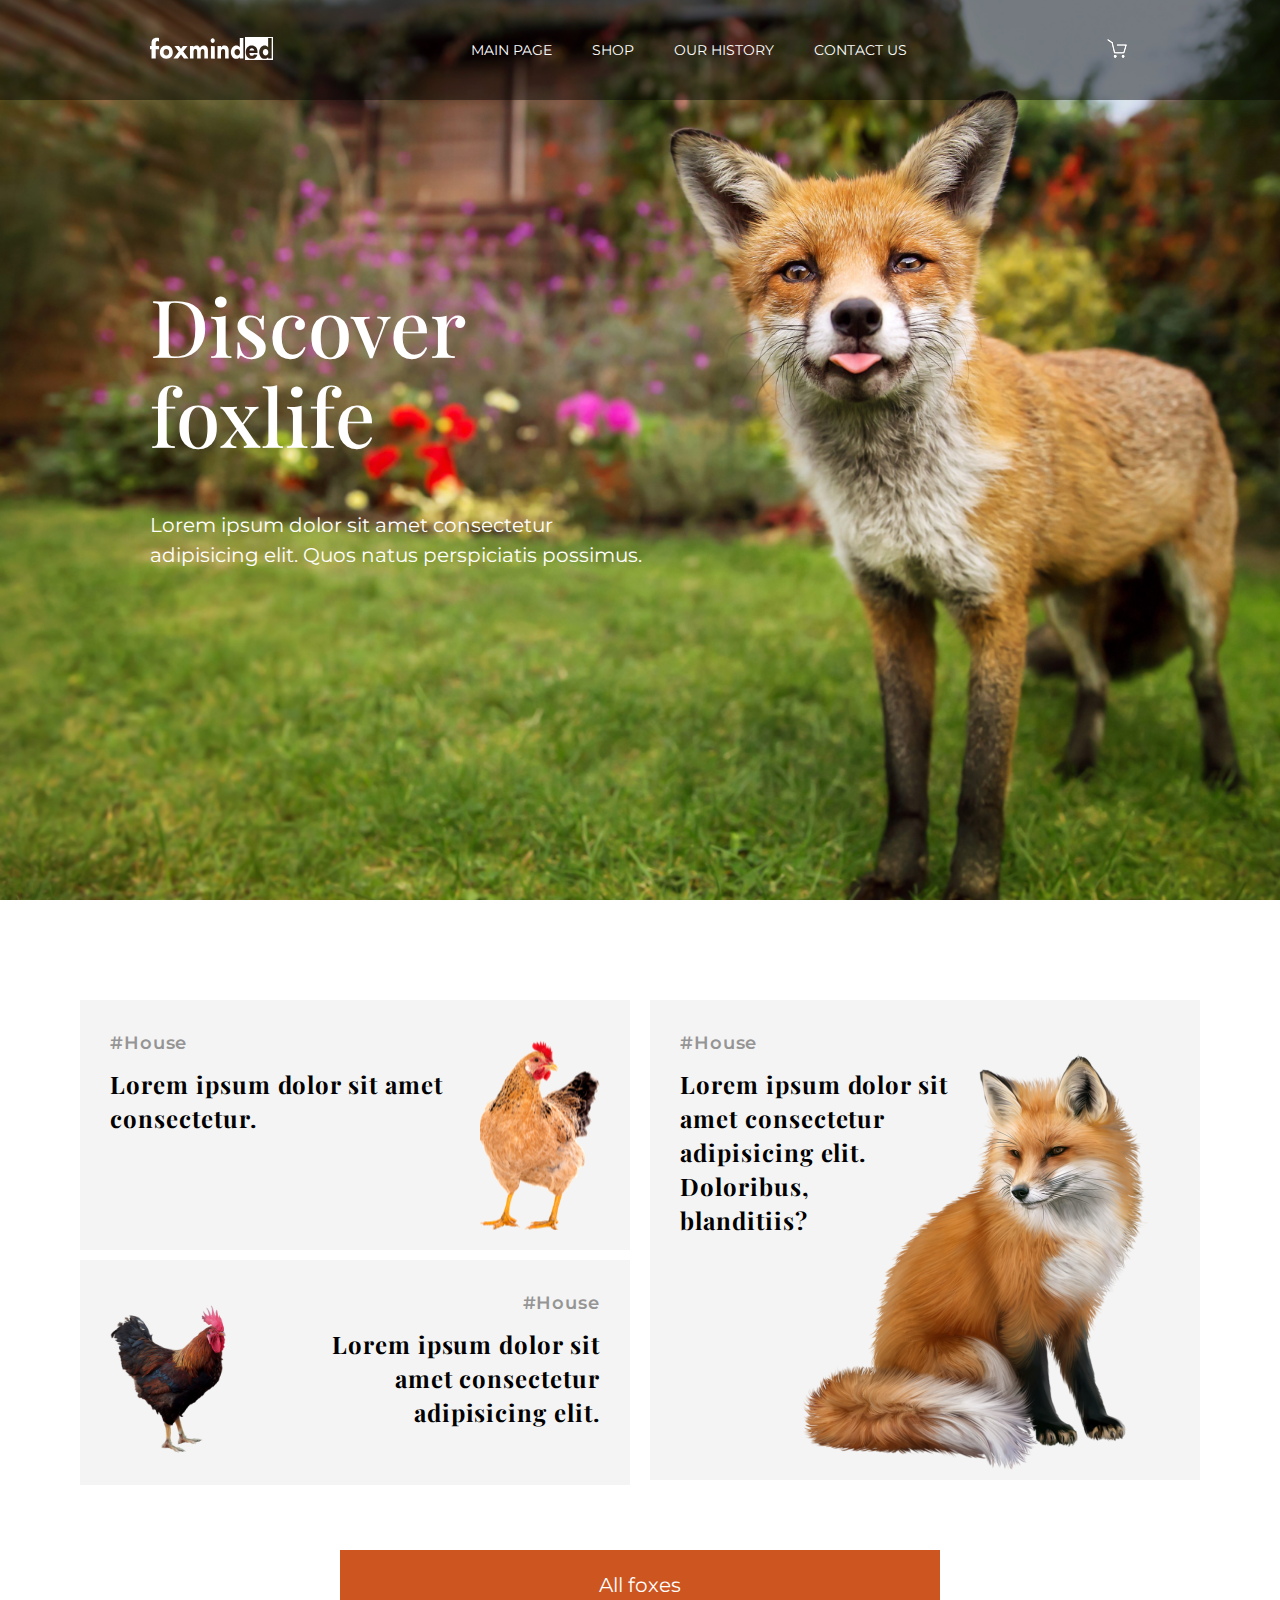
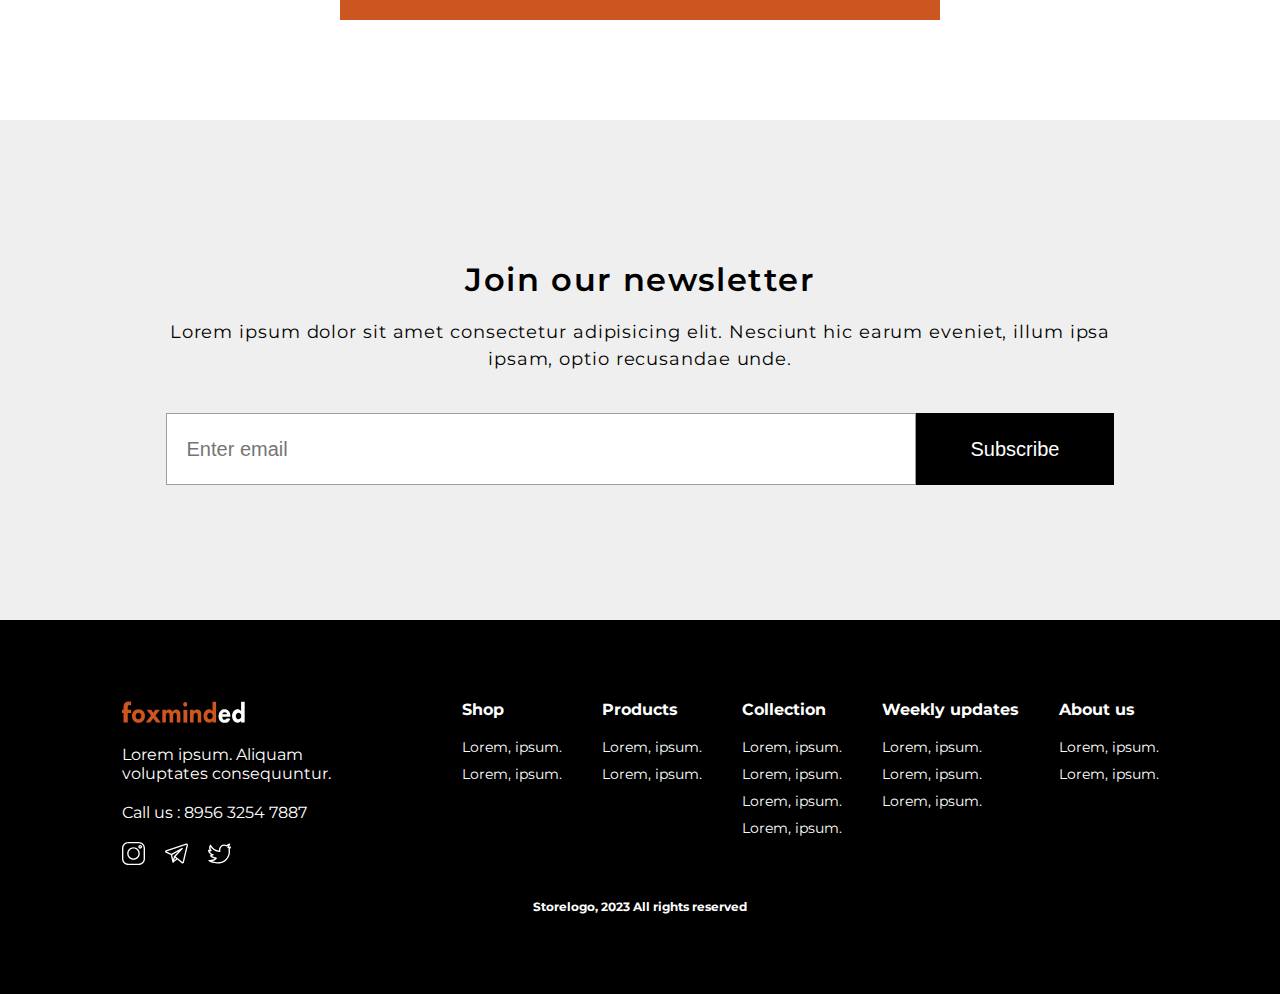
<file: index.html>
<!DOCTYPE html>
<html lang="en">
  <head>
    <link rel="preconnect" href="https://fonts.googleapis.com" />
    <link rel="preconnect" href="https://fonts.gstatic.com" crossorigin />
    <link
      href="https://fonts.googleapis.com/css2?family=Montserrat:ital,wght@0,100..900;1,100..900&family=Playfair+Display:ital,wght@0,400..900;1,400..900&display=swap"
      rel="stylesheet"
    />
    <link rel="stylesheet" href="styles.css" />
    <meta charset="UTF-8" />
    <meta name="viewport" content="width=device-width, initial-scale=1.0" />
    <title>Discover Foxlife</title>
  </head>
  <body>
    <div class="mobile-nav-hidden hidden">
      <a href=""
        ><img src="images-fox\header footer\logo text.svg" alt="Company Logo"
      /></a>

      <div class="mobile-navigation-links">
        <li><a href="index.html">main Page</a></li>
        <li><a href="pages/shop.html">shop</a></li>
        <li><a href="pages\history.html">our history</a></li>
        <li><a href="#">contact us</a></li>
      </div>

      <button class="close-mobile-nav" id="close-mobile-nav"></button>
    </div>
    <div id="toblur">
      <div class="header">
        <div class="navigation">
          <button id="mobile-nav-open" class="mobile-nav"></button>
          <div class="logo">
            <a href=""
              ><img
                src="images-fox\header footer\logo text.svg"
                alt="Company Logo"
            /></a>
          </div>
          <div class="links">
            <ul>
              <li><a href="#">main Page</a></li>
              <li><a href="pages/shop.html">shop</a></li>
              <li><a href="pages\history.html">our history</a></li>
              <li><a href="#">contact us</a></li>
            </ul>
          </div>
          <div class="cart">
            <a id="open-cart"
              ><img
                src="images-fox\header footer\shopping cart.svg"
                alt="shopping cartt"
            /></a>
          </div>
        </div>
        <div class="slogan">
          <h1>
            Discover <br />
            foxlife
          </h1>
          <span
            >Lorem ipsum dolor sit amet consectetur adipisicing elit. Quos natus
            perspiciatis possimus.</span
          >
        </div>
      </div>

      <div class="products">
        <div class="cards">
          <div class="left">
            <div class="small-card card">
              <div class="img-small-card1"></div>
              <div class="info">
                <span>#House</span>
                <p>Lorem ipsum dolor sit amet consectetur.</p>
              </div>
            </div>
            <div class="small-card card">
              <div class="img-small-card2"></div>
              <div class="info info2">
                <span>#House</span>
                <p>Lorem ipsum dolor sit amet consectetur adipisicing elit.</p>
              </div>
            </div>
          </div>

          <div class="right">
            <div class="big-card card">
              <div class="img-big-card"></div>
              <div class="info">
                <span>#House</span>
                <p>
                  Lorem ipsum dolor sit amet consectetur adipisicing elit.
                  Doloribus, blanditiis?
                </p>
              </div>
            </div>
          </div>
        </div>

        <a href="pages/shop.html" class="button">
          <button>All foxes</button>
        </a>
      </div>

      <div class="subscription">
        <h2>Join our newsletter</h2>
        <p>
          Lorem ipsum dolor sit amet consectetur adipisicing elit. Nesciunt hic
          earum eveniet, illum ipsa ipsam, optio recusandae unde.
        </p>
        <div class="email">
          <input type="text" name="" id="" placeholder="Enter email" />
          <button>Subscribe</button>
        </div>
      </div>

      <div class="footer">
        <div class="columns">
          <div class="company-info">
            <img
              class="footer-logo"
              src="images-fox\header footer\logo text footer.svg"
              alt=""
            />
            <p>Lorem ipsum. Aliquam voluptates consequuntur.</p>
            <span>Call us : 8956 3254 7887</span>
            <div class="social-media">
              <a href=""
                ><img src="images-fox\social media\instagram.svg" alt=""
              /></a>
              <a href=""
                ><img src="images-fox\social media\telegram.svg" alt=""
              /></a>
              <a href=""
                ><img src="images-fox\social media\twitter.svg" alt=""
              /></a>
            </div>
          </div>
          <div class="resources">
            <div class="res-group">
              <h4>Shop</h4>
              <a href="">Lorem, ipsum.</a>
              <a href="">Lorem, ipsum.</a>
            </div>
            <div class="res-group">
              <h4>Products</h4>
              <a href="">Lorem, ipsum.</a>
              <a href="">Lorem, ipsum.</a>
            </div>
            <div class="res-group">
              <h4>Collection</h4>
              <a href="">Lorem, ipsum.</a>
              <a href="">Lorem, ipsum.</a>
              <a href="">Lorem, ipsum.</a>
              <a href="">Lorem, ipsum.</a>
            </div>
            <div class="res-group">
              <h4>Weekly updates</h4>
              <a href="">Lorem, ipsum.</a>
              <a href="">Lorem, ipsum.</a>
              <a href="">Lorem, ipsum.</a>
            </div>

            <div class="res-group">
              <h4>About us</h4>
              <a href="">Lorem, ipsum.</a>
              <a href="">Lorem, ipsum.</a>
            </div>
          </div>
        </div>
        <span class="copyright">Storelogo, 2023 All rights reserved</span>
      </div>
    </div>
  </body>
  <script src="script.js" type="module"></script>
</html>
</file>
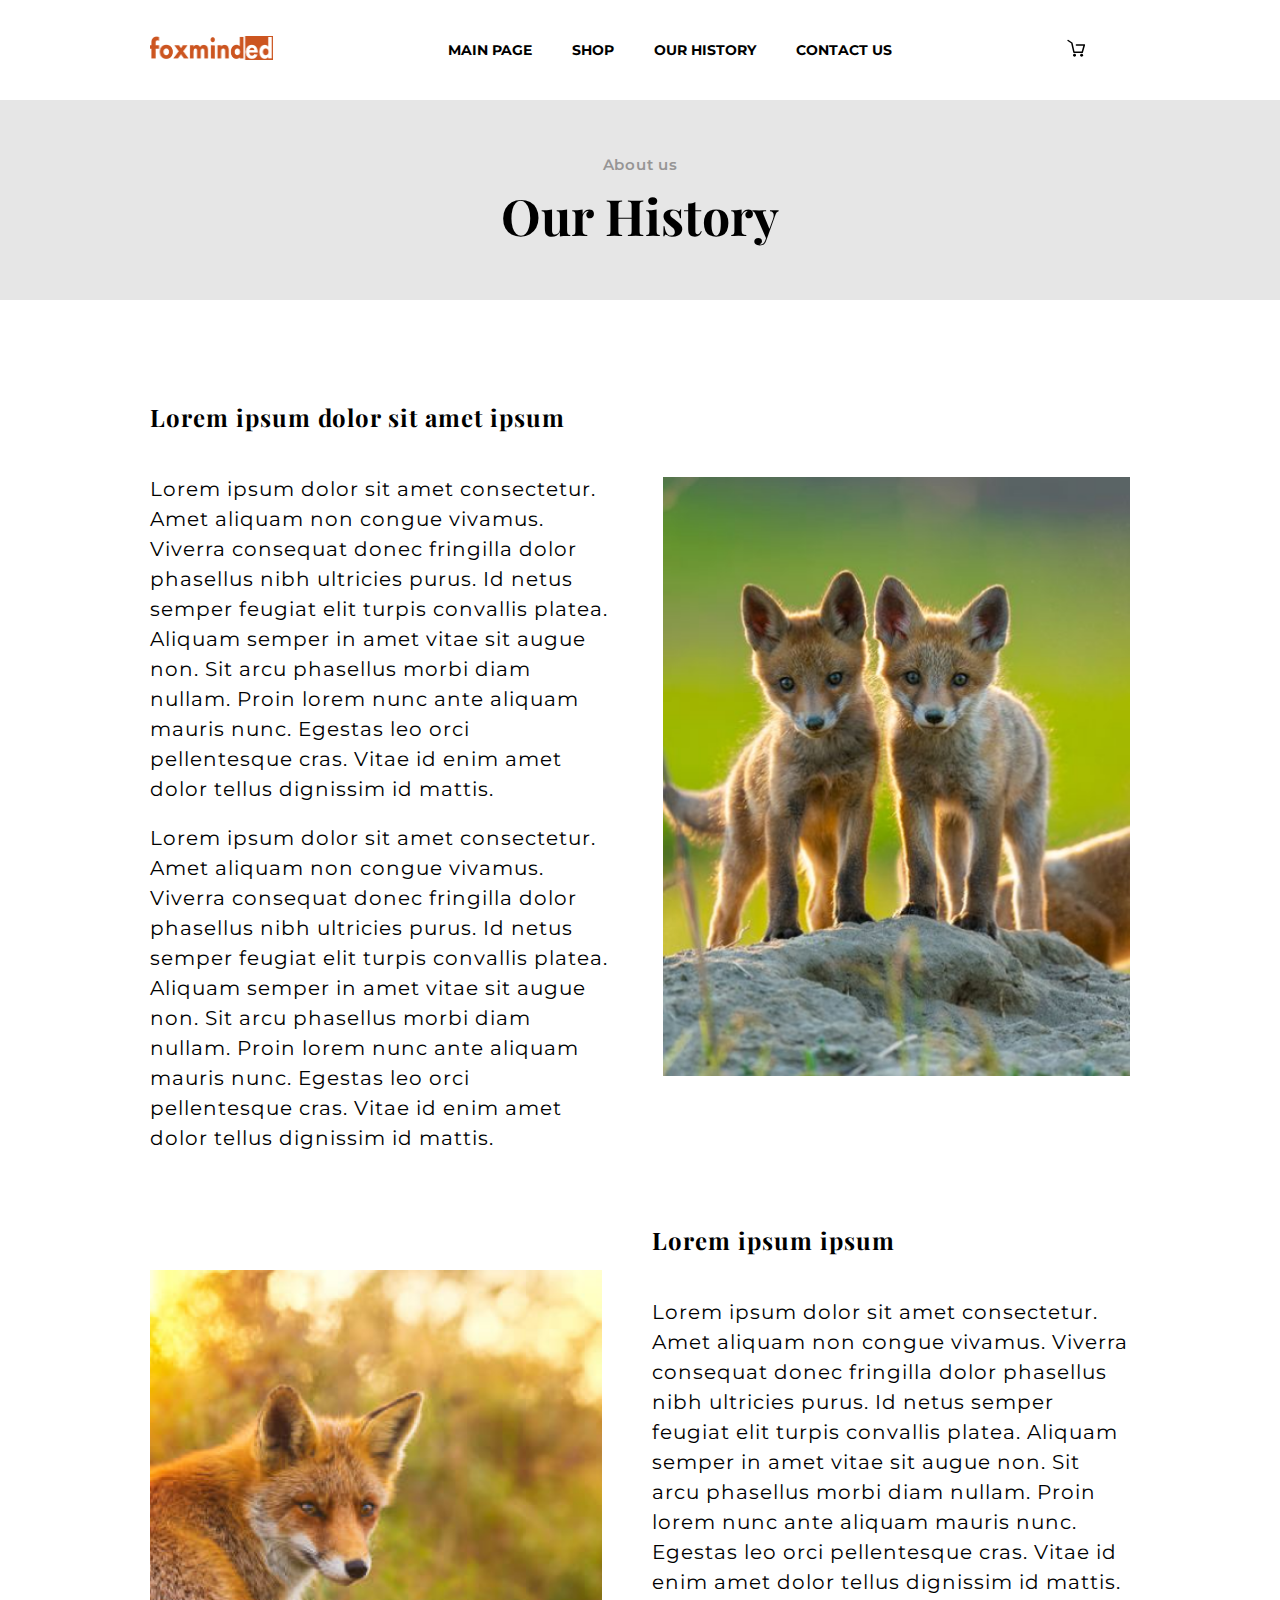
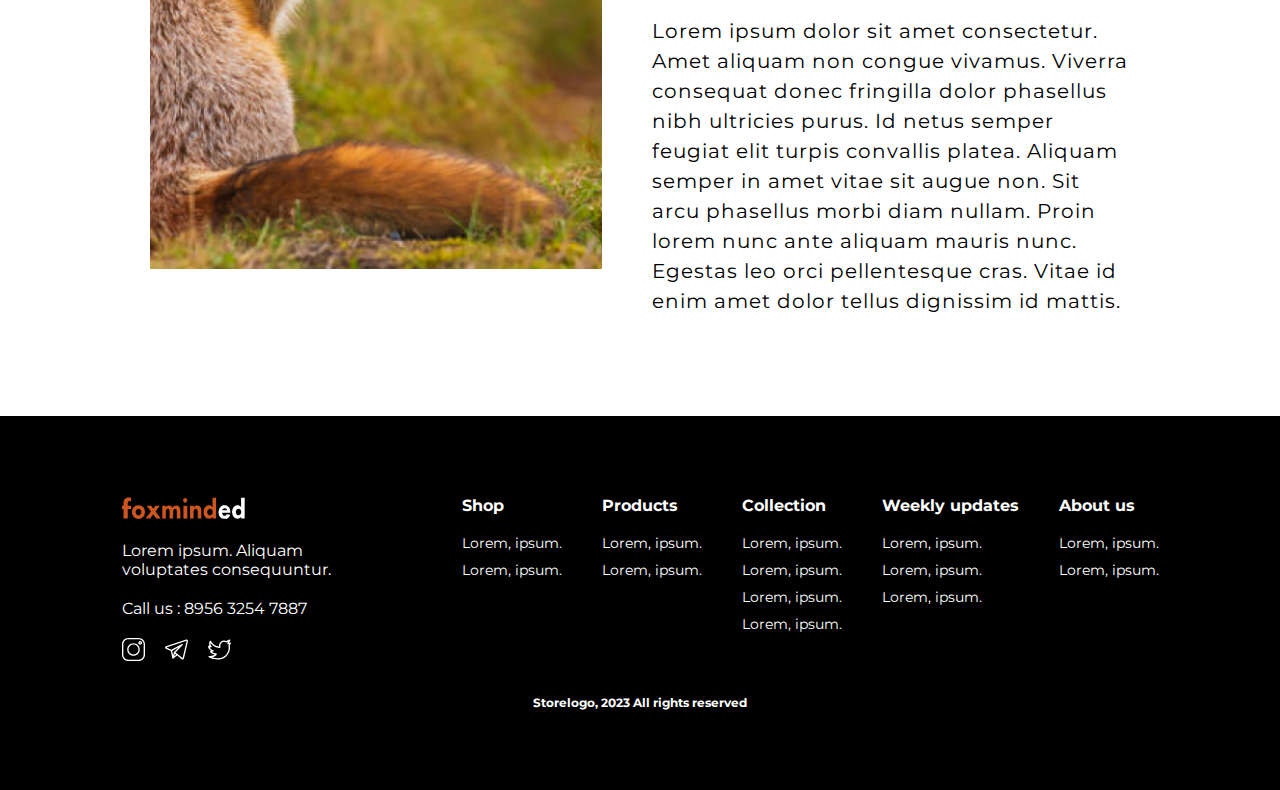
<file: pages/history.html>
<!DOCTYPE html>
<html lang="en">
  <head>
    <link rel="preconnect" href="https://fonts.googleapis.com" />
    <link rel="preconnect" href="https://fonts.gstatic.com" crossorigin />
    <link
      href="https://fonts.googleapis.com/css2?family=Montserrat:ital,wght@0,100..900;1,100..900&family=Playfair+Display:ital,wght@0,400..900;1,400..900&display=swap"
      rel="stylesheet"
    />
    <link rel="stylesheet" href="..\styles\history.css" />
    <meta charset="UTF-8" />
    <meta name="viewport" content="width=device-width, initial-scale=1.0" />
    <title>Fox-tory</title>
  </head>
  <body>
    <div class="mobile-nav-hidden hidden">
      <a href=""
        ><img
          src="..\images-fox\header footer\logo text.svg"
          alt="Company Logo"
      /></a>

      <div class="mobile-navigation-links">
        <li><a href="../index.html">main Page</a></li>
        <li><a href="shop.html">shop</a></li>
        <li><a href="history.html">our history</a></li>
        <li><a href="history.html">contact us</a></li>
      </div>

      <button class="close-mobile-nav" id="close-mobile-nav"></button>
    </div>
    <div id="toblur">
      <div class="navigation">
        <button id="mobile-nav-open" class="mobile-nav"></button>
        <div class="logo">
          <a href="../index.html"
            ><img
              src="..\images-fox\header footer\logo text orange.svg"
              alt="Company Logo"
          /></a>
        </div>
        <div class="links">
          <ul>
            <li><a href="../index.html">main page</a></li>
            <li><a href="shop.html">shop</a></li>
            <li><a href="#">our history</a></li>
            <li><a href="../index.html">contact us</a></li>
          </ul>
        </div>
        <div class="cart">
          <a id="open-cart"
            ><img
              src="../images-fox\header footer\shopping cart black.svg"
              alt="shopping cart"
          /></a>
        </div>
      </div>

      <div class="title">
        <span>About us</span>
        <h1>Our History</h1>
      </div>

      <div class="story">
        <div class="story-section">
          <div class="info">
            <h2>Lorem ipsum dolor sit amet ipsum</h2>
            <p>
              Lorem ipsum dolor sit amet consectetur. Amet aliquam non congue
              vivamus. Viverra consequat donec fringilla dolor phasellus nibh
              ultricies purus. Id netus semper feugiat elit turpis convallis
              platea. Aliquam semper in amet vitae sit augue non. Sit arcu
              phasellus morbi diam nullam. Proin lorem nunc ante aliquam mauris
              nunc. Egestas leo orci pellentesque cras. Vitae id enim amet dolor
              tellus dignissim id mattis.
            </p>
            <br />
            <p>
              Lorem ipsum dolor sit amet consectetur. Amet aliquam non congue
              vivamus. Viverra consequat donec fringilla dolor phasellus nibh
              ultricies purus. Id netus semper feugiat elit turpis convallis
              platea. Aliquam semper in amet vitae sit augue non. Sit arcu
              phasellus morbi diam nullam. Proin lorem nunc ante aliquam mauris
              nunc. Egestas leo orci pellentesque cras. Vitae id enim amet dolor
              tellus dignissim id mattis.
            </p>
          </div>
          <img
            src="..\images-fox\our story\story part 1.png"
            alt="story image"
          />
        </div>
        <div class="story-section">
          <div class="info story-info-2">
            <h2>Lorem ipsum ipsum</h2>
            <p>
              Lorem ipsum dolor sit amet consectetur. Amet aliquam non congue
              vivamus. Viverra consequat donec fringilla dolor phasellus nibh
              ultricies purus. Id netus semper feugiat elit turpis convallis
              platea. Aliquam semper in amet vitae sit augue non. Sit arcu
              phasellus morbi diam nullam. Proin lorem nunc ante aliquam mauris
              nunc. Egestas leo orci pellentesque cras. Vitae id enim amet dolor
              tellus dignissim id mattis.
            </p>
            <br />
            <p>
              Lorem ipsum dolor sit amet consectetur. Amet aliquam non congue
              vivamus. Viverra consequat donec fringilla dolor phasellus nibh
              ultricies purus. Id netus semper feugiat elit turpis convallis
              platea. Aliquam semper in amet vitae sit augue non. Sit arcu
              phasellus morbi diam nullam. Proin lorem nunc ante aliquam mauris
              nunc. Egestas leo orci pellentesque cras. Vitae id enim amet dolor
              tellus dignissim id mattis.
            </p>
          </div>
          <img
            src="..\images-fox\our story\story part 2.png"
            alt="story image"
          />
        </div>
      </div>

      <div class="footer">
        <div class="columns">
          <div class="company-info">
            <img
              class="footer-logo"
              src="..\images-fox\header footer\logo text footer.svg"
              alt=""
            />
            <p>Lorem ipsum. Aliquam voluptates consequuntur.</p>
            <span>Call us : 8956 3254 7887</span>
            <div class="social-media">
              <a href=""
                ><img src="..\images-fox\social media\instagram.svg" alt=""
              /></a>
              <a href=""
                ><img src="..\images-fox\social media\telegram.svg" alt=""
              /></a>
              <a href=""
                ><img src="..\images-fox\social media\twitter.svg" alt=""
              /></a>
            </div>
          </div>
          <div class="resources">
            <div class="res-group">
              <h4>Shop</h4>
              <a href="">Lorem, ipsum.</a>
              <a href="">Lorem, ipsum.</a>
            </div>
            <div class="res-group">
              <h4>Products</h4>
              <a href="">Lorem, ipsum.</a>
              <a href="">Lorem, ipsum.</a>
            </div>
            <div class="res-group">
              <h4>Collection</h4>
              <a href="">Lorem, ipsum.</a>
              <a href="">Lorem, ipsum.</a>
              <a href="">Lorem, ipsum.</a>
              <a href="">Lorem, ipsum.</a>
            </div>
            <div class="res-group">
              <h4>Weekly updates</h4>
              <a href="">Lorem, ipsum.</a>
              <a href="">Lorem, ipsum.</a>
              <a href="">Lorem, ipsum.</a>
            </div>

            <div class="res-group">
              <h4>About us</h4>
              <a href="">Lorem, ipsum.</a>
              <a href="">Lorem, ipsum.</a>
            </div>
          </div>
        </div>
        <span class="copyright">Storelogo, 2023 All rights reserved</span>
      </div>
    </div>
  </body>
  <script src="../modules/history.js" type="module"></script>
</html>
</file>
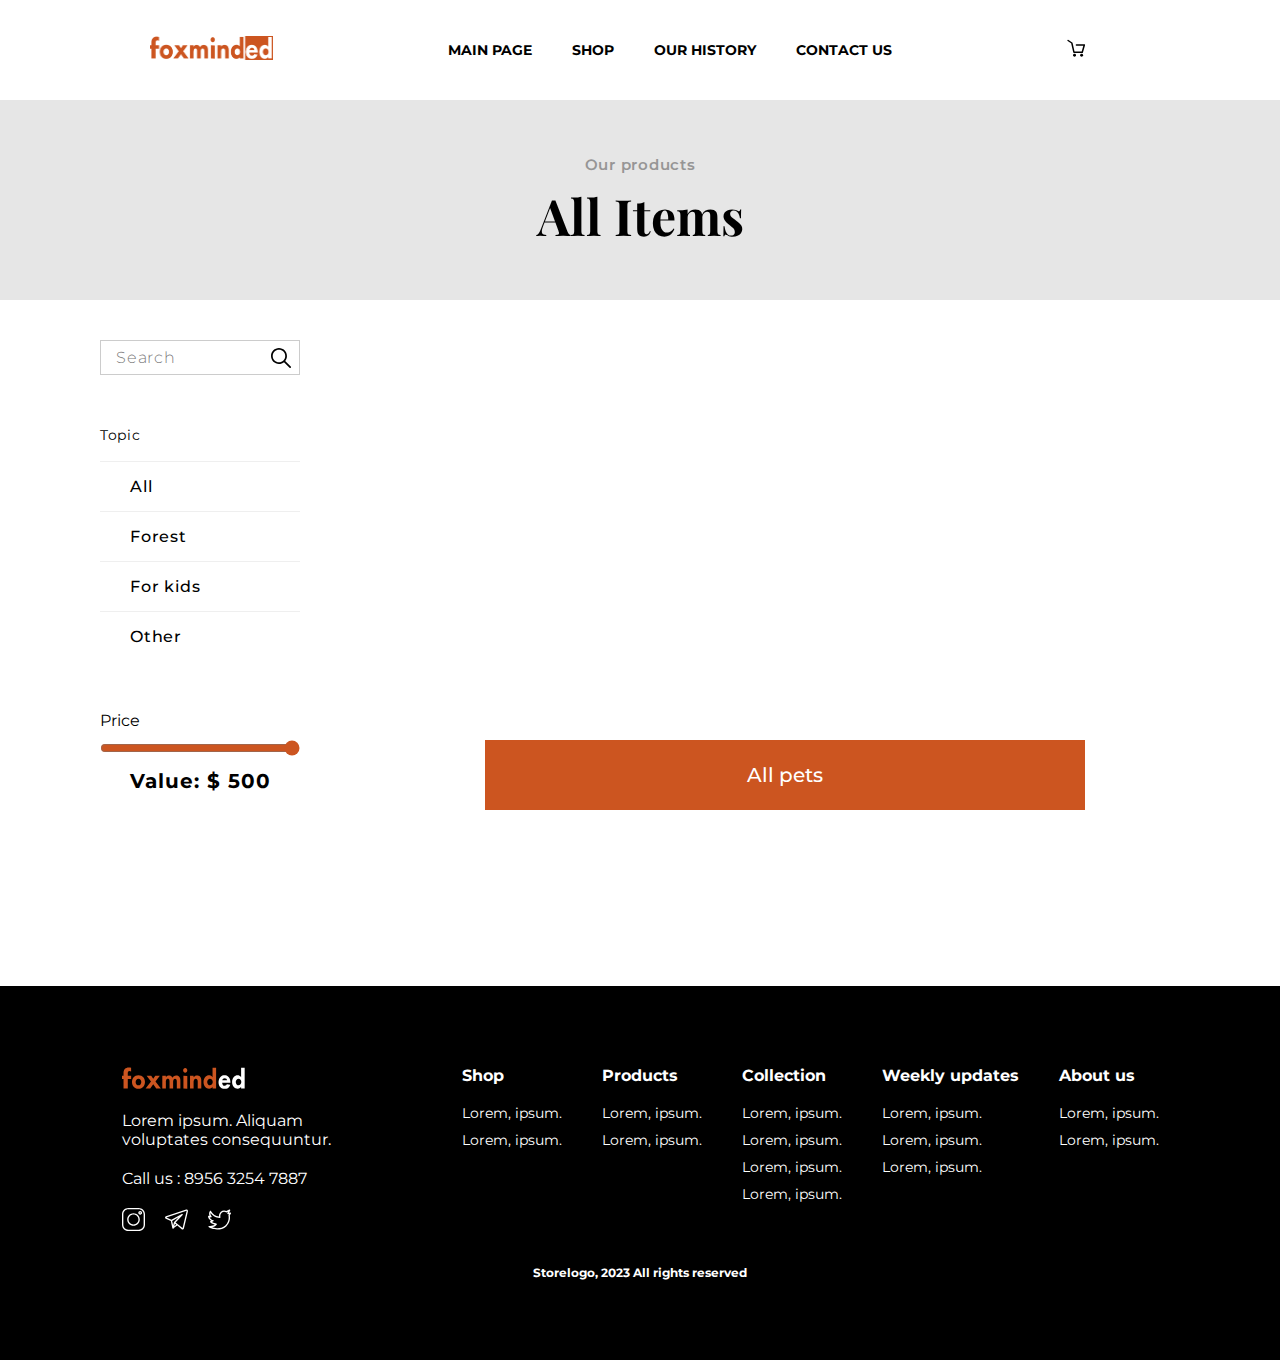
<file: pages/shop.html>
<!DOCTYPE html>
<html lang="en">
  <head>
    <link rel="preconnect" href="https://fonts.googleapis.com" />
    <link rel="preconnect" href="https://fonts.gstatic.com" crossorigin />
    <link
      href="https://fonts.googleapis.com/css2?family=Montserrat:ital,wght@0,100..900;1,100..900&family=Playfair+Display:ital,wght@0,400..900;1,400..900&display=swap"
      rel="stylesheet"
    />
    <link rel="stylesheet" href="../styles/shop.css" />
    <meta charset="UTF-8" />
    <meta name="viewport" content="width=device-width, initial-scale=1.0" />
    <title>Fox Store</title>
  </head>
  <body>
    <div class="mobile-nav-hidden hidden">
      <a href=""
        ><img
          src="../images-fox\header footer\logo text.svg"
          alt="Company Logo"
      /></a>

      <div class="mobile-navigation-links">
        <li><a href="../index.html">main Page</a></li>
        <li><a href="shop.html">shop</a></li>
        <li><a href="history.html">our history</a></li>
        <li><a href="#">contact us</a></li>
      </div>

      <button class="close-mobile-nav" id="close-mobile-nav"></button>
    </div>
    <div id="toblur">
      <div class="navigation">
        <button id="mobile-nav-open" class="mobile-nav"></button>
        <div class="logo">
          <a href="../index.html"
            ><img
              src="..\images-fox\header footer\logo text orange.svg"
              alt="Company Logo"
          /></a>
        </div>
        <div class="links">
          <ul>
            <li><a href="../index.html">main page</a></li>
            <li><a href="#">shop</a></li>
            <li><a href="history.html">our history</a></li>
            <li><a href="../index.html">contact us</a></li>
          </ul>
        </div>
        <div class="cart">
          <a id="open-cart"
            ><img
              src="..\images-fox\header footer\shopping cart black.svg"
              alt="shopping cartt"
          /></a>
        </div>
      </div>

      <div class="title">
        <span>Our products</span>
        <h1>All Items</h1>
      </div>

      <div class="gallery">
        <div class="filter" id="filters">
          <div class="search">
            <input type="text" id="searchField" placeholder="Search" />
            <button></button>
          </div>

          <div class="topic">
            <span>Topic</span>
            <div class="topic-options" id="topicList">
              <div>
                <input checked type="radio" name="topic-select" id="all" />
                <label for="all">All</label>
              </div>
              <div>
                <input type="radio" name="topic-select" id="forest" /><label
                  for="forest"
                  >Forest</label
                >
              </div>
              <div>
                <input type="radio" name="topic-select" id="for kids" /><label
                  for="for kids"
                  >For kids</label
                >
              </div>
              <div>
                <input type="radio" name="topic-select" id="other" /><label
                  for="other"
                  >Other</label
                >
              </div>
            </div>
          </div>

          <div class="price">
            <span>Price</span>

            <input
              id="priceSlider"
              class="slider"
              type="range"
              min="0"
              max="500"
              value="500"
              oninput="priceValue.innerText = this.value"
            />
            <span class="price-outcome"
              >Value: $ <span id="priceValue">500</span></span
            >
          </div>

          <div class="active-filters" id="activefilters">
            <span class="filter-display" id="activeFiltersSearch"></span>
            <span class="filter-display" id="activeFiltersTopic"></span>
            <span class="filter-display" id="activeFiltersPrice"></span>
          </div>
        </div>

        <div class="items">
          <div class="items-holder" id="items-holder"></div>
          <button class="show-more" id="showAllFoxes">All pets</button>
        </div>
      </div>

      <div class="footer">
        <div class="columns">
          <div class="company-info">
            <img
              class="footer-logo"
              src="..\images-fox\header footer\logo text footer.svg"
              alt=""
            />
            <p>Lorem ipsum. Aliquam voluptates consequuntur.</p>
            <span>Call us : 8956 3254 7887</span>
            <div class="social-media">
              <a href=""
                ><img src="..\images-fox\social media\instagram.svg" alt=""
              /></a>
              <a href=""
                ><img src="..\images-fox\social media\telegram.svg" alt=""
              /></a>
              <a href=""
                ><img src="..\images-fox\social media\twitter.svg" alt=""
              /></a>
            </div>
          </div>
          <div class="resources">
            <div class="res-group">
              <h4>Shop</h4>
              <a href="">Lorem, ipsum.</a>
              <a href="">Lorem, ipsum.</a>
            </div>
            <div class="res-group">
              <h4>Products</h4>
              <a href="">Lorem, ipsum.</a>
              <a href="">Lorem, ipsum.</a>
            </div>
            <div class="res-group">
              <h4>Collection</h4>
              <a href="">Lorem, ipsum.</a>
              <a href="">Lorem, ipsum.</a>
              <a href="">Lorem, ipsum.</a>
              <a href="">Lorem, ipsum.</a>
            </div>
            <div class="res-group">
              <h4>Weekly updates</h4>
              <a href="">Lorem, ipsum.</a>
              <a href="">Lorem, ipsum.</a>
              <a href="">Lorem, ipsum.</a>
            </div>

            <div class="res-group">
              <h4>About us</h4>
              <a href="">Lorem, ipsum.</a>
              <a href="">Lorem, ipsum.</a>
            </div>
          </div>
        </div>
        <span class="copyright">Storelogo, 2023 All rights reserved</span>
      </div>
    </div>
  </body>
  <script src="../modules/shop.js" type="module"></script>
</html>
</file>
<file: styles.css>
@import url("styles/footer.css");
@import url("styles/top-navigation-main.css");
@import url("styles/shopping-cart.css");
@import url("styles/mobile-menu.css");

:root {
  --ff-title: "Playfair Display", serif;
  --ff-text: "Montserrat", sans-serif;
  --standard-padding-inline: 300px;
}
* {
  margin: 0px;
  padding: 0px;
  box-sizing: border-box;
}
body {
  font-family: var(--ff-text);
}
.header {
  background: url("images-fox/home page/main image.png");
  height: 100vh;
  background-size: cover;
  background-attachment: fixed;
}

.slogan {
  color: white;
  height: calc(100vh - 100px);
  padding-inline: var(--standard-padding-inline);
  display: flex;
  flex-direction: column;
  justify-content: center;
}
.slogan h1 {
  font-family: var(--ff-title);
  transform: translateY(-100px);
  font-size: 80px;
  font-weight: 500;
  line-height: 90px;
}
.slogan span {
  transform: translateY(-50px);
  width: 500px;
  font-size: 20px;
  font-weight: 400;
  line-height: 30px;
}

.products {
  padding-inline: var(--standard-padding-inline);
  padding-block: 100px;
  display: flex;
  flex-direction: column;
  align-items: center;
  justify-content: center;
}
.button {
  margin-top: 70px;
  display: flex;
  justify-content: center;
  text-decoration: none;
}
.button button {
  width: 600px;
  height: 70px;
  background: rgba(204, 85, 32, 1);
  border: none;
  color: white;
  font-size: 20px;
  font-family: var(--ff-text);
  cursor: pointer;
}

.cards {
  width: 1170px;
  height: 480px;
  display: flex;
  justify-content: center;
  column-gap: 20px;
}
.left {
  display: flex;
  flex-direction: column;
  row-gap: 10px;
  width: 550px;
}
.right {
  width: 550px;
  height: 480px;
}
.card {
  padding: 30px;
  background: rgba(244, 244, 244, 1);
  width: 100%;
  height: 250px;
}
.big-card {
  height: 480px;
}
.img-big-card {
  background: url("images-fox/home page/card3.png") no-repeat;
  width: 390px;
  height: 460px;
  float: right;
  shape-outside: polygon(45.9% 126px, 52.05% 4.79%, 98.97% 85.65%, 7px 87.17%);
}
.img-small-card1 {
  background: url("images-fox/home page/card1.png") no-repeat right;
  float: right;
  width: 120px;
  height: 200px;

  margin-left: 30px;
}
.img-small-card2 {
  background: url("images-fox/home page/card2.png") no-repeat left;
  background-size: contain;
  float: left;
  width: 160px;
  height: 165px;
  margin-right: 30px;
}
.info span {
  color: rgba(150, 149, 149, 1);
  font-size: 18px;
  font-weight: 600;
  line-height: 27px;
  letter-spacing: 0.05em;
  text-align: center;
}
.info p {
  margin-top: 10px;
  font-family: var(--ff-title);
  font-size: 24px;
  font-weight: 700;
  line-height: 34px;
  letter-spacing: 0.04em;
  text-align: left;
}
.info2 {
  text-align: right;
}
.info2 p {
  text-align: right;
}

.subscription {
  background-color: rgba(239, 239, 239, 1);
  height: 500px;
  display: flex;
  flex-direction: column;
  justify-content: center;
  padding-block: 100px;
  padding-inline: var(--standard-padding-inline);
}
.subscription h2 {
  font-size: 32px;
  font-weight: 600;
  line-height: 48px;
  letter-spacing: 0.05em;
  text-align: center;
}
.subscription p {
  /* width: 700px; */
  font-family: Montserrat;
  font-size: 18px;
  font-weight: 400;
  line-height: 27px;
  letter-spacing: 0.05em;
  text-align: center;
  margin-top: 15px;
}
.email {
  margin-top: 40px;
  display: flex;
  justify-content: center;
}
.email input {
  width: 750px;
  padding: 20px;
  color: rgba(157, 157, 157, 1);
  border: 1px solid rgba(157, 157, 157, 1);
  font-size: 20px;
  font-weight: 500;
  line-height: 30px;
}
.email button {
  padding-block: 20px;
  padding-inline: 55px;
  background-color: black;
  color: white;
  font-size: 20px;
  font-weight: 500;
  line-height: 30px;
  cursor: pointer;
  border: none;
}

@media (max-width: 1280px) {
  :root {
    --standard-padding-inline: 150px;
  }
}
@media (max-width: 1024px) {
  :root {
    --standard-padding-inline: 100px;
  }
  .cards {
    width: 800px;
  }
  .card {
    padding: 15px;
  }
  .img-small-card1 {
    background: url("images-fox/home page/card1.png") no-repeat right;
    background-size: contain;
    height: 170px;
    margin-left: 10px;
  }
  .img-small-card2 {
    background: url("images-fox/home page/card2.png") no-repeat left;
    background-size: contain;
    margin-right: 10px;
  }
  .img-big-card {
    background: url("images-fox/home page/card3.png") no-repeat;
    background-size: contain;
    width: 350px;
    height: 460px;
  }
  .info p {
    font-size: 16px;
    line-height: 25px;
  }

  .footer {
    padding-block: 50px;
  }
  .resources {
    display: flex;
    column-gap: 25px;
  }
  .columns {
    column-gap: 50px;
  }
  .res-group a {
    margin-bottom: 10px;
    font-size: 12px;
    font-weight: 400;
    line-height: 17px;
  }
}
@media (max-width: 775px) {
  :root {
    --standard-padding-inline: 10px;
  }
  .header {
    height: 380px;
    display: flex;
    flex-direction: column;
    justify-content: space-between;
    background-size: contain;
    background: url("images-fox/home page/main image.png") no-repeat center;
    background-size: cover;
  }
  .mobile-nav {
    background: url("images-fox/mobile/open menu.svg") no-repeat center;
    display: block;
    width: 30px;
    height: 30px;
    cursor: pointer;
    border: none;
  }
  .navigation {
    padding-inline: var(--standard-padding-inline);
    padding-block: 10px;
    background: rgba(0, 0, 0, 0.45);
    height: 45px;
    display: flex;
    justify-content: space-between;
    align-items: center;
  }
  .links {
    display: none;
  }
  .slogan {
    color: white;
    height: calc(330px - 100px);
    padding-inline: var(--standard-padding-inline);
    display: flex;
    flex-direction: column;
    justify-content: center;
  }
  .slogan h1 {
    transform: translateY(0px);
    font-size: 60px;
    line-height: 65px;
  }
  .slogan span {
    width: auto;
    transform: unset;
    font-size: 16px;
    font-weight: 400;
    line-height: 24px;
  }

  .cards {
    width: 100%;
    height: 550px;
    display: flex;
    flex-direction: column;
    justify-content: center;
    row-gap: 10px;
  }
  .card {
    height: auto;
    width: auto;
  }
  .left {
    display: flex;
    justify-content: center;
    align-items: center;
    flex-direction: column;
    row-gap: 10px;
    width: 100%;
  }
  .right {
    width: 100%;
    display: flex;
    justify-content: center;
    align-items: center;
  }
  .card {
    width: 350px;
  }
  .big-card {
    height: 300px;
  }
  .img-big-card {
    background: url("images-fox/home page/card3.png") no-repeat;
    background-size: contain;
    float: right;
    width: 230px;
    height: 270px;
    float: right;
    shape-outside: polygon(39.37% 86px, 51.62% 1.53%, 99.4% 52.61%, 1px 51.09%);
  }
  .img-small-card1 {
    background: url("images-fox/home page/card1.png") no-repeat right;
    background-size: contain;
    float: right;
    height: 130px;
    margin-left: 30px;
  }
  .img-small-card2 {
    background: url("images-fox/home page/card2.png") no-repeat left;
    background-size: contain;
    float: right;
    width: 100px;
    margin-left: 30px;
  }
  .button button {
    width: 300px;
  }
  .subscription {
    width: 100vw;
  }
  .email {
    margin-top: 40px;
    display: flex;
    flex-direction: column;
    justify-content: center;
    align-items: center;
    row-gap: 10px;
  }
  .email input {
    width: 90%;
  }
  .email button {
    width: 90%;
  }

  .columns {
    width: 100%;
    display: flex;
    flex-direction: column;
    justify-content: center;
    align-items: center;
    row-gap: 35px;
  }
  .company-info {
    display: flex;
    justify-content: center;
    align-items: center;
    text-align: center;
  }
  .resources {
    display: flex;
    align-items: center;
    justify-content: center;
    text-align: center;
    flex-wrap: wrap;
    width: 100%;
    padding-inline: 20px;
    row-gap: 20px;
  }
  .res-group {
    width: 40%;
  }

  .shopping-cart {
    width: 100vw;
  }
}
</file>
<file: styles/shop.css>
@import url("top-navigation-alter.css");
@import url("../styles/footer.css");
@import url("shopping-cart.css");
@import url("mobile-menu.css");

:root {
  --ff-title: "Playfair Display", serif;
  --ff-text: "Montserrat", sans-serif;
  --standard-padding-inline: 300px;
}
* {
  margin: 0px;
  padding: 0px;
  font-family: var(--ff-text);
}

.title {
  height: 200px;
  background-color: rgba(230, 230, 230, 1);
  display: flex;
  flex-direction: column;
  justify-content: center;
  align-items: center;
  row-gap: 10px;
}
.title span {
  color: rgba(150, 149, 149, 1);
  font-size: 15px;
  font-weight: 600;
  line-height: 22.5px;
  letter-spacing: 0.05em;
}
.title h1 {
  font-family: var(--ff-title);
  font-size: 50px;
  font-weight: 700;
  line-height: 60px;
}

.gallery {
  margin-block: 40px;
  display: flex;
  padding-inline: var(--standard-padding-inline);
  column-gap: 20px;
}

.filter {
  width: 250px;
  display: flex;
  flex-direction: column;
  row-gap: 50px;
}
.search {
  width: 200px;
  height: 35px;
  border: 1px solid rgba(0, 0, 0, 0.2);
  display: flex;
  align-items: center;
  padding-block: 15px;
  padding-inline: 15px;
  column-gap: 5px;
  justify-content: space-between;
}
.search input {
  width: 150px;
  border: none;
  font-size: 16px;
  font-weight: 275;
  line-height: 24px;
  letter-spacing: 0.05em;
}
.search button {
  width: 30px;
  height: 30px;
  background: url("../images-fox/shop/search tool.svg") no-repeat center;
  background-size: contain;
  border: none;
  cursor: pointer;
  padding: 10px;
}

.topic {
  display: flex;
  flex-direction: column;
  row-gap: 15px;
}
.topic > span {
  font-size: 14px;
  font-weight: 400;
  line-height: 21px;
  letter-spacing: 0.05em;
}
.topic-options {
  display: flex;
  flex-direction: column;
}
.topic-options div {
  display: flex;
  align-items: center;
  column-gap: 10px;
  width: 200px;
  height: 50px;
  border-top: 1px solid rgba(239, 239, 239, 1);
  transition: 0.2s;
}
.topic-options div:hover {
  background-color: rgba(204, 85, 32, 1);
  color: white;
}
.topic-options div input {
  display: none;
}
.topic-options div label {
  width: 100%;
  font-size: 16px;
  font-weight: 500;
  line-height: 24px;
  letter-spacing: 0.05em;
  padding-inline: 30px;
  padding-block: 12px;
  cursor: pointer;
}

.price {
  display: flex;
  flex-direction: column;
  row-gap: 10px;
}
.price + span {
  font-size: 14px;
  font-weight: 400;
  line-height: 21px;
  letter-spacing: 0.05em;
}
.slider {
  accent-color: rgba(204, 85, 32, 1);
  cursor: pointer;
}
.price-outcome {
  font-size: 20px;
  font-weight: 700;
  line-height: 30px;
  letter-spacing: 0.05em;
  text-align: center;
}

.items {
  width: 100%;
  margin-left: 70px;
  display: flex;
  flex-direction: column;
  align-items: center;
}
.items-holder {
  min-height: 330px;
  display: flex;
  justify-content: center;
  align-items: start;
  column-gap: 50px;
  row-gap: 20px;
  flex-wrap: wrap;
}
.item-card {
  position: relative;
  max-width: 420px;
}
.item-card img {
  width: 330px;
  height: 180px;
  border-radius: 10px;
  object-fit: cover;
}
.add-to-cart {
  position: absolute;
  top: 10px;
  left: 280px;
  display: flex;
  flex-direction: column;
  justify-content: center;
  align-items: center;
  row-gap: 5px;
  width: 40px;
  height: 40px;
  background-color: rgba(204, 85, 32, 1);
  border: none;
  transition: 0.2s;
  cursor: pointer;
}
.add-to-cart:hover {
  background-color: white;
}
.add-to-cart:hover img {
  content: url("../images-fox/shop/add item orange.svg");
}
.add-to-cart:hover span {
  color: rgba(204, 85, 32, 1);
}
.add-to-cart img {
  margin-top: 5px;
  width: 15px;
  height: 15px;
  transition: 0.2s;
}
.add-to-cart span {
  color: white;
  transition: 0.2s;
}
.item-info {
  display: flex;
  justify-content: space-between;
  align-items: center;
  width: 100%;
}
.item-info span:first-child,
.item-info span:nth-child(2) {
  font-size: 15px;
  font-weight: 700;
  line-height: 30px;
  letter-spacing: 0.05em;
}
.item-info img {
  max-width: 80px;
  max-height: 15px;
  width: auto;
  height: auto;
}
.item-info span:last-child {
  color: rgba(150, 149, 149, 1);
  font-size: 15px;
  font-weight: 400;
  line-height: 24px;
  letter-spacing: 0.05em;
}
.show-more {
  margin-top: 70px;
  background-color: rgba(204, 85, 32, 1);
  color: white;
  font-size: 20px;
  font-weight: 500;
  line-height: 30px;
  border: none;
  width: 600px;
  height: 70px;
  cursor: pointer;
}

.active-filters {
  width: 100%;
  height: 100px;
  display: flex;
  justify-content: center;
  align-items: center;
  row-gap: 10px;
  column-gap: 10px;
  flex-wrap: wrap;
}
.filter-display {
  width: auto;
  border: 1px solid gray;
  background-color: rgba(196, 223, 255, 0.4);
  color: black;
  font-weight: 700;
  font-size: 20px;
  border: none;
  padding: 10px;
  border-radius: 15px;
  display: none;
}
.mobile-nav {
  display: none;
}

@media (max-width: 1440px) {
  :root {
    --standard-padding-inline: 150px;
  }
  .item-card img {
    width: 330px;
  }
  .add-to-cart {
    top: 20px;
    left: 260px;
    row-gap: 3px;
  }
  .add-to-cart img {
    width: 20px;
    height: 20px;
    margin-top: 4px;
  }
  .item-info {
    justify-content: space-between;
    width: 100%;
  }
  .item-info img {
    width: 60px;
    height: 11px;
    width: auto;
    height: auto;
  }
}
@media (max-width: 1280px) {
  .gallery {
    padding-inline: 100px;
  }
  .items-holder {
    justify-content: center;
  }
}
@media (max-width: 1024px) {
  :root {
    --standard-padding-inline: 100px;
  }
  .items {
    margin-left: 20px;
  }
  .item-card {
    max-width: 240px;
  }
  .item-card img {
    width: 240px;
  }
  .add-to-cart {
    top: 15px;
    left: 190px;
    row-gap: 3px;
    width: 40px;
    height: 40px;
  }
  .add-to-cart img {
    width: 15px;
    height: 15px;
    margin-top: 4px;
  }
  .item-info {
    justify-content: space-between;
    width: 100%;
  }
  .item-info img {
    max-width: 50px;
    max-height: 20px;
    width: auto;
    height: auto;
  }
  .item-info span:first-child,
  .item-info span:nth-child(2) {
    font-size: 12px;
    font-weight: 700;
    line-height: 30px;
    letter-spacing: 0.05em;
  }
  .item-info span:last-child {
    font-size: 12px;
  }
  .show-more {
    width: 500px;
    margin-top: 50px;
  }
  .footer {
    padding-block: 50px;
  }
  .resources {
    display: flex;
    column-gap: 25px;
  }
  .columns {
    column-gap: 50px;
  }
  .res-group a {
    margin-bottom: 10px;
    font-size: 12px;
    font-weight: 400;
    line-height: 17px;
  }
}
@media (max-width: 775px) {
  :root {
    --standard-padding-inline: 10px;
  }
  .cart a img {
    content: url("../images-fox/header footer/shopping cart.svg");
  }
  .logo a img {
    content: url("../images-fox/header footer/logo text.svg");
  }
  .mobile-nav {
    background: url("../images-fox/mobile/open menu.svg") no-repeat center;
    display: block;
    width: 30px;
    height: 30px;
    cursor: pointer;
    border: none;
  }
  .navigation {
    padding-inline: var(--standard-padding-inline);
    padding-block: 10px;
    background: rgba(0, 0, 0, 0.45);
    height: 45px;
    display: flex;
    justify-content: space-between;
    align-items: center;
  }
  .links {
    display: none;
  }
  .title {
    height: 140px;
  }

  .gallery {
    padding-inline: 10px;
    flex-direction: column;
    margin-top: 20px;
  }
  .filter {
    width: 100%;
    row-gap: 25px;
    margin-bottom: 40px;
  }
  .search {
    width: 100%;
  }
  .search input {
    width: calc(100% - 50px);
  }
  .topic-options {
    column-gap: 4%;
    row-gap: 15px;
    flex-direction: row;
    flex-wrap: wrap;
  }
  .topic-options div {
    text-align: center;
    border: 1px solid rgba(204, 85, 32, 1);
    border-radius: 10px;
    width: 48%;
    color: rgba(204, 85, 32, 1);
  }
  .active-filters {
    height: unset;
  }

  .items {
    margin-left: unset;
  }
  .items-holder {
    width: 100%;
  }
  .item-card {
    max-width: unset;
    width: 95%;
  }
  .item-card img {
    width: 100%;
  }
  .add-to-cart {
    top: 25px;
    left: 270px;
    row-gap: 3px;
    width: 40px;
    height: 40px;
  }
  .item-info span:first-child,
  .item-info span:nth-child(2),
  .item-info span:last-child {
    font-size: 16px;
  }
  .item-info img {
    max-width: 50px;
    max-height: 15px;
    width: auto;
    height: auto;
  }
  .add-to-cart > img {
    max-width: 100%;
    height: auto;
    width: auto;
  }
  .show-more {
    width: 90%;
  }

  .columns {
    width: 100%;
    display: flex;
    flex-direction: column;
    justify-content: center;
    align-items: center;
    row-gap: 35px;
  }
  .company-info {
    display: flex;
    justify-content: center;
    align-items: center;
    text-align: center;
  }
  .resources {
    display: flex;
    align-items: center;
    justify-content: center;
    text-align: center;
    flex-wrap: wrap;
    width: 100%;
    padding-inline: 20px;
    row-gap: 20px;
  }
  .res-group {
    width: 40%;
  }

  .shopping-cart {
    width: 100vw;
  }
}
</file>
